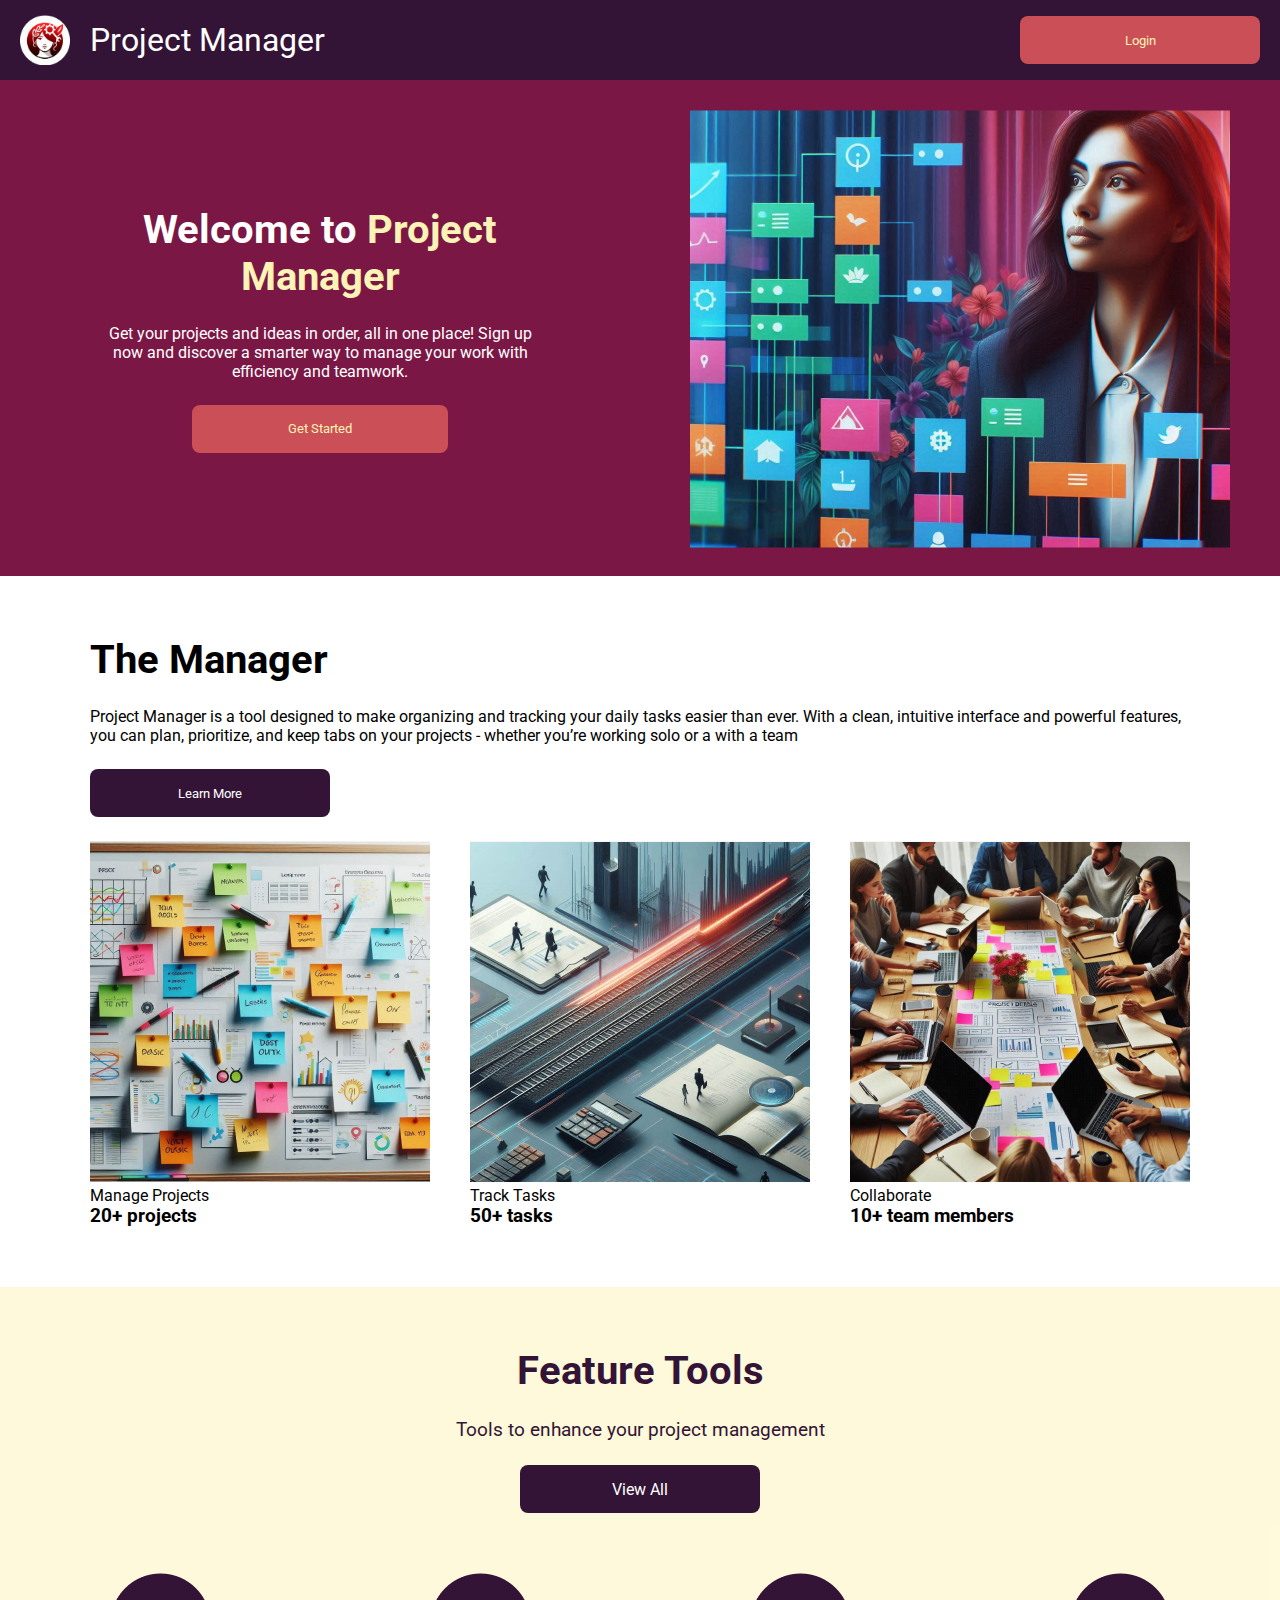
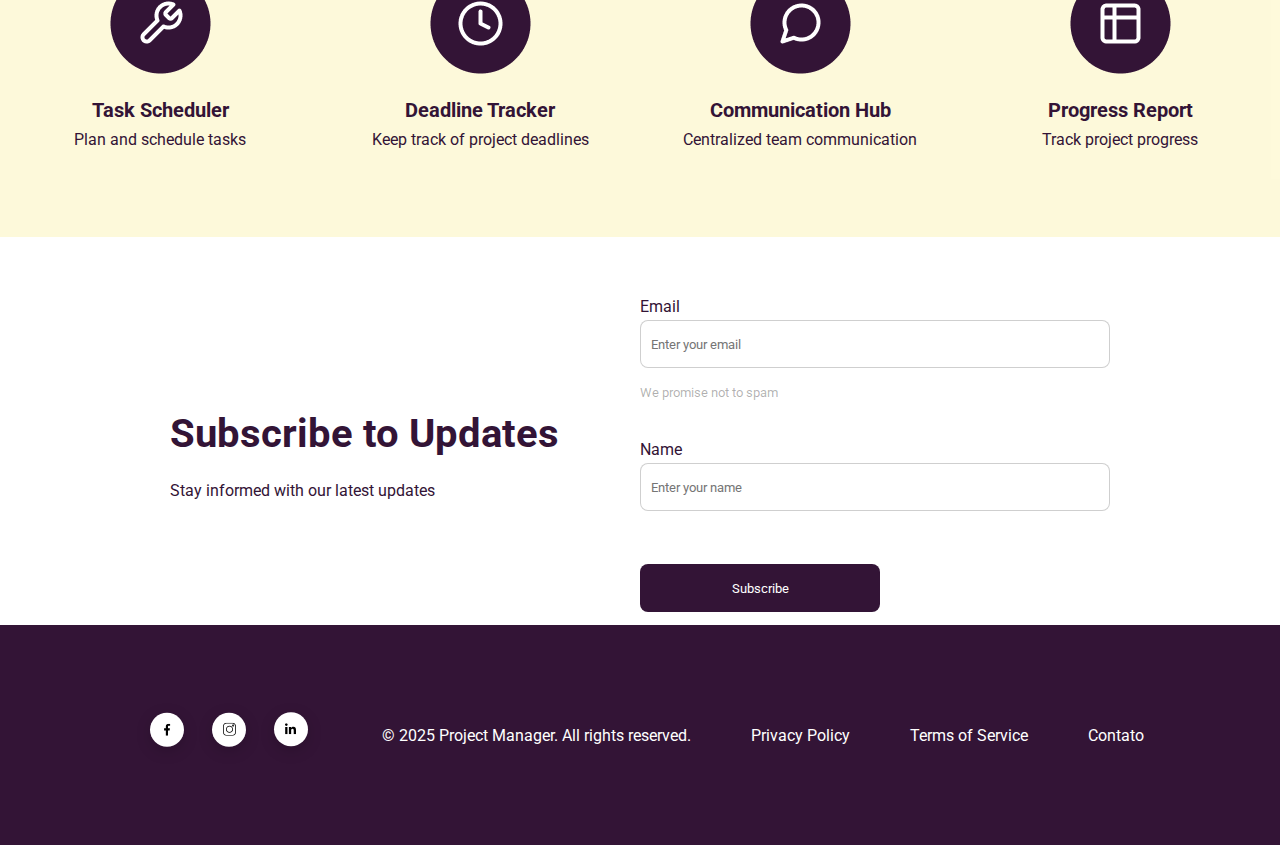
<file: index.html>
<!DOCTYPE html>
<html lang="pt-BR">
  <head>
    <meta charset="UTF-8" />
    <meta name="viewport" content="width=device-width, initial-scale=1.0" />
    <link
      rel="shortcut icon"
      href="./assets/images/ti-rex.png"
      type="image/x-icon"
    />
    <link rel="stylesheet" href="css/global/reset.css" />
    <link rel="stylesheet" href="css/index.css" />
    <link rel="stylesheet" href="css/header.css" />
    <link rel="stylesheet" href="css/footer.css" />

    <link rel="preconnect" href="https://fonts.googleapis.com" />
    <link rel="preconnect" href="https://fonts.gstatic.com" crossorigin />
    <link
      href="https://fonts.googleapis.com/css2?family=Roboto:ital,wght@0,100;0,300;0,400;0,500;0,700;0,900;1,100;1,300;1,400;1,500;1,700;1,900&display=swap"
      rel="stylesheet"
    />
    <title>Project Manager</title>
  </head>
  <body>
    <header>
      <div class="container-logo">
        <a href="index.html" class="logo-link">
          <img src="assets/images/logo.png" alt="logo da página" />
          <h1>Project Manager</h1>
        </a>
      </div>
      <div class="div-login">
        <button class="btn-login" onclick="window.location.href='login.html'">
          Login
        </button>
      </div>
    </header>
    <main>
      <section class="main">
        <div class="main-content">
          <h2>
            Welcome to <span class="main-highlight">Project Manager</span>
          </h2>
          <p>
            Get your projects and ideas in order, all in one place! Sign up now
            and discover a smarter way to manage your work with efficiency and
            teamwork.
          </p>
          <button class="cta-btn" onclick="window.location.href='login.html'">
            Get Started
          </button>
        </div>
        <div class="main-image">
          <img
            src="assets/images/image-banner.png"
            alt="Imagem de uma mulher com aplicativos de gerenciamento de projetos"
          />
        </div>
      </section>

      <section class="section-manager">
        <h2>The Manager</h2>
        <p>
          Project Manager is a tool designed to make organizing and tracking
          your daily tasks easier than ever. With a clean, intuitive interface
          and powerful features, you can plan, prioritize, and keep tabs on your
          projects - whether you’re working solo or a with a team
        </p>
        <button class="learn-more-btn">Learn More</button>
        <div class="project-features">
          <article>
            <img
              src="assets/images/image-container1.png"
              alt="Imagem de um quadro branco com post-its"
            />
            <p>Manage Projects</p>
            <h3>20+ projects</h3>
          </article>
          <article>
            <img
              src="assets/images/image-container2.png"
              alt="Imagem ilustrativa representando a trilha de tarefas"
            />
            <p>Track Tasks</p>
            <h3>50+ tasks</h3>
          </article>
          <article>
            <img
              src="assets/images/image-container3.png"
              alt="Imagem de várias pessoas sentadas ao redor da mesa trabalhando juntas"
            />
            <p>Collaborate</p>
            <h3>10+ team members</h3>
          </article>
        </div>
      </section>

      <section class="featured-tools">
        <h1>Feature Tools</h1>
        <p>Tools to enhance your project management</p>
        <button class="view-all-btn">View All</button>
        <div class="tools">
          <div class="tool">
            <img
              src="./assets/images/task_scheduler_icon.png"
              alt="Ícone de um Agendador de Tarefas"
            />
            <h2>Task Scheduler</h2>
            <p>Plan and schedule tasks</p>
          </div>
          <div class="tool">
            <img
              src="./assets/images/deadline_tracker_icon.png"
              alt="Ícone de Rastreador de Prazos"
            />
            <h2>Deadline Tracker</h2>
            <p>Keep track of project deadlines</p>
          </div>
          <div class="tool">
            <img
              src="./assets/images/communication_hub_icon.png"
              alt="Ícone de um Centro de Comunicações"
            />
            <h2>Communication Hub</h2>
            <p>Centralized team communication</p>
          </div>
          <div class="tool">
            <img
              src="./assets/images/progress_report_icon.png"
              alt="Ícone de um Relatório de Progresso"
            />
            <h2>Progress Report</h2>
            <p>Track project progress</p>
          </div>
        </div>
      </section>

      <section class="subscribe">
        <div class="subscribe-title">
          <h2>Subscribe to Updates</h2>
          <p>Stay informed with our latest updates</p>
        </div>
        <form id="subscribeForm">
          <div class="subscribe-input">
            <label for="email">Email</label>
            <input
              type="email"
              id="email"
              placeholder="Enter your email"
              required
              autocomplete="off"
              onkeyup="clearErrorMessage()"
            />
            <span class="error-message" id="emailError"></span>
            <small>We promise not to spam</small>
          </div>
          <div class="subscribe-input">
            <label for="name">Name</label>
            <input
              type="text"
              id="name"
              placeholder="Enter your name"
              required
              autocomplete="off"
              onkeyup="clearErrorMessage()"
            />
            <span class="error-message" id="nameError"></span>
          </div>
          <button type="submit">Subscribe</button>
        </form>
      </section>

      <footer>
        <div class="footer-icons">
          <a href="https://facebook.com/" target="_blank">
            <img src="assets/svg/facebook.svg" alt="icone facebook" />
          </a>
          <a href="https://www.instagram.com/emersaann//" target="_blank">
            <img src="assets/svg/instagran.svg" alt="ícone instagran" />
          </a>
          <a
            href="https://www.linkedin.com/in/emerson-penelli/"
            target="_blank"
          >
            <img src="assets/svg/linkedin.svg" alt="ícone linkedin" />
          </a>
        </div>
        <a href="#">© 2025 Project Manager. All rights reserved.</a>
        <a href="#">Privacy Policy</a>
        <a href="#">Terms of Service</a>
        <a href="contato.html">Contato</a>
      </footer>
    </main>
    <script src="./scripts/index.js"></script>
  </body>
</html>
</file>
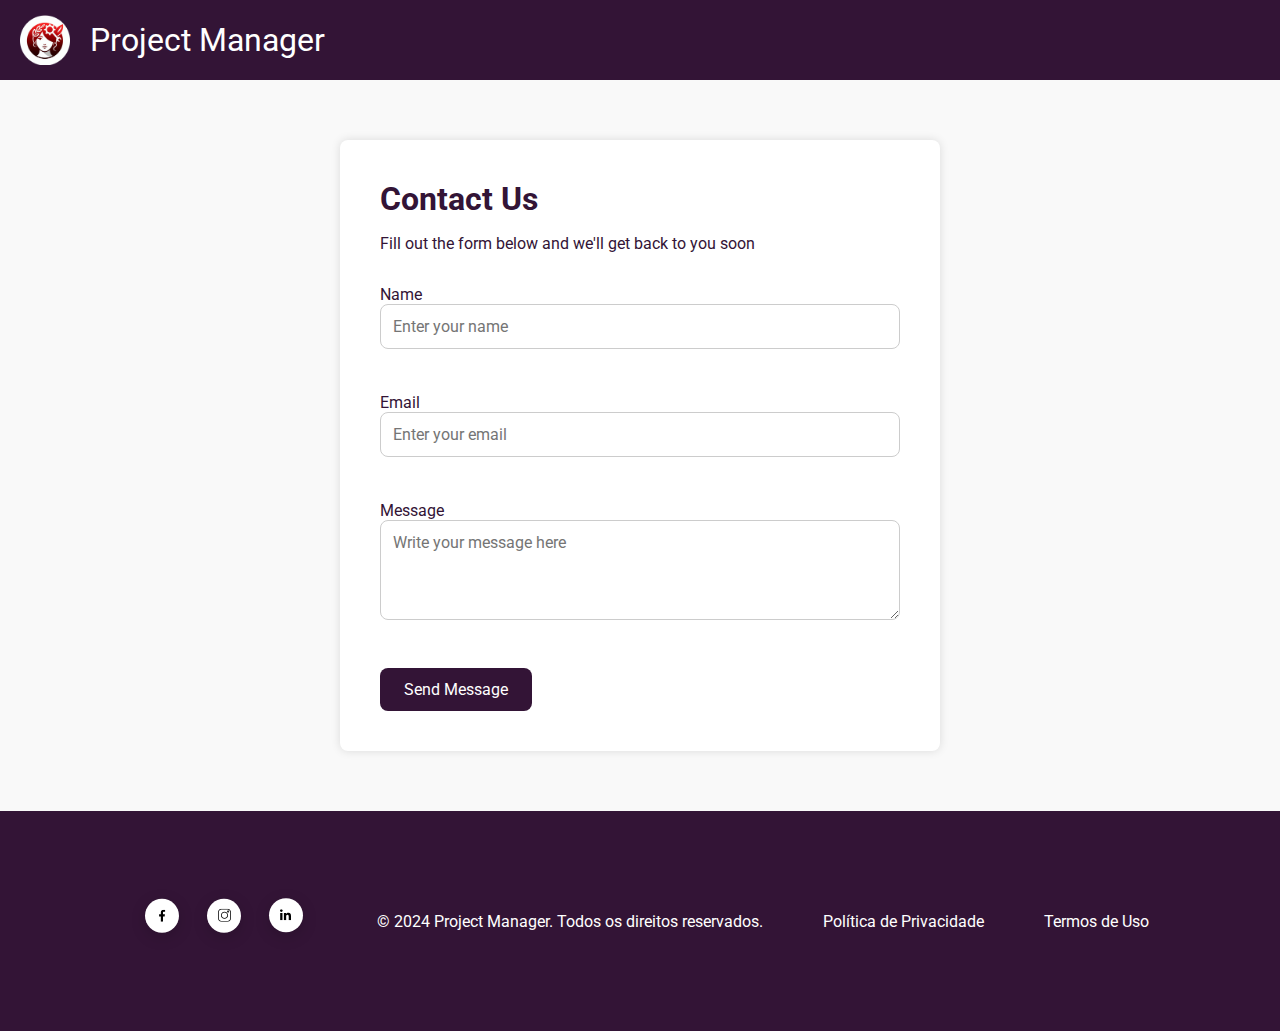
<file: contact.html>
<!DOCTYPE html>
<html lang="pt-BR">
  <head>
    <meta charset="UTF-8" />
    <meta name="viewport" content="width=device-width, initial-scale=1.0" />
    <title>Contato | Project Manager</title>
    <meta
      name="description"
      content="Entre em contato com a equipe do Project Manager para dúvidas, sugestões ou suporte."
    />
    <link
      rel="shortcut icon"
      href="./assets/images/ti-rex.png"
      type="image/x-icon"
    />
    <link rel="stylesheet" href="css/global/reset.css" />
    <link rel="stylesheet" href="css/contact.css" />
    <link rel="stylesheet" href="css/header.css" />
    <link rel="stylesheet" href="css/footer.css" />
    <link rel="preconnect" href="https://fonts.googleapis.com" />
    <link rel="preconnect" href="https://fonts.gstatic.com" crossorigin />
    <link
      href="https://fonts.googleapis.com/css2?family=Roboto:wght@400;700&display=swap"
      rel="stylesheet"
    />
  </head>
  <body>
    <header>
      <div class="container-logo">
        <a href="index.html" class="logo-link">
          <img src="assets/images/logo.png" alt="logo da página" />
          <h1>Project Manager</h1>
        </a>
      </div>
    </header>

    <main class="contact-container">
      <section class="contact-form-section">
        <h2>Contact Us</h2>
        <p>Fill out the form below and we'll get back to you soon</p>
        <form id="contactForm">
          <div class="form-group">
            <label for="name">Name</label>
            <input
              type="text"
              id="name"
              required
              placeholder="Enter your name"
            />
            <span class="error-message" id="nomeError"></span>
          </div>
          <div class="form-group">
            <label for="email">Email</label>
            <input
              type="email"
              id="email"
              required
              placeholder="Enter your email"
            />
            <span class="error-message" id="emailError"></span>
          </div>
          <div class="form-group">
            <label for="mensagem">Message</label>
            <textarea
              id="message"
              required
              placeholder="Write your message here"
            ></textarea>
            <span class="error-message" id="mensagemError"></span>
          </div>
          <button type="submit">Send Message</button>
        </form>
      </section>
    </main>

    <footer>
      <div class="footer-icons">
        <a href="https://facebook.com/" target="_blank"
          ><img src="assets/svg/facebook.svg" alt="icone facebook"
        /></a>
        <a href="https://www.instagram.com/emersaann/" target="_blank"
          ><img src="assets/svg/instagran.svg" alt="ícone instagran"
        /></a>
        <a href="https://www.linkedin.com/in/emerson-penelli/" target="_blank"
          ><img src="assets/svg/linkedin.svg" alt="ícone linkedin"
        /></a>
      </div>
      <a href="#">© 2024 Project Manager. Todos os direitos reservados.</a>
      <a href="#">Política de Privacidade</a>
      <a href="#">Termos de Uso</a>
    </footer>

    <script src="./scripts/contact.js"></script>
  </body>
</html>
</file>
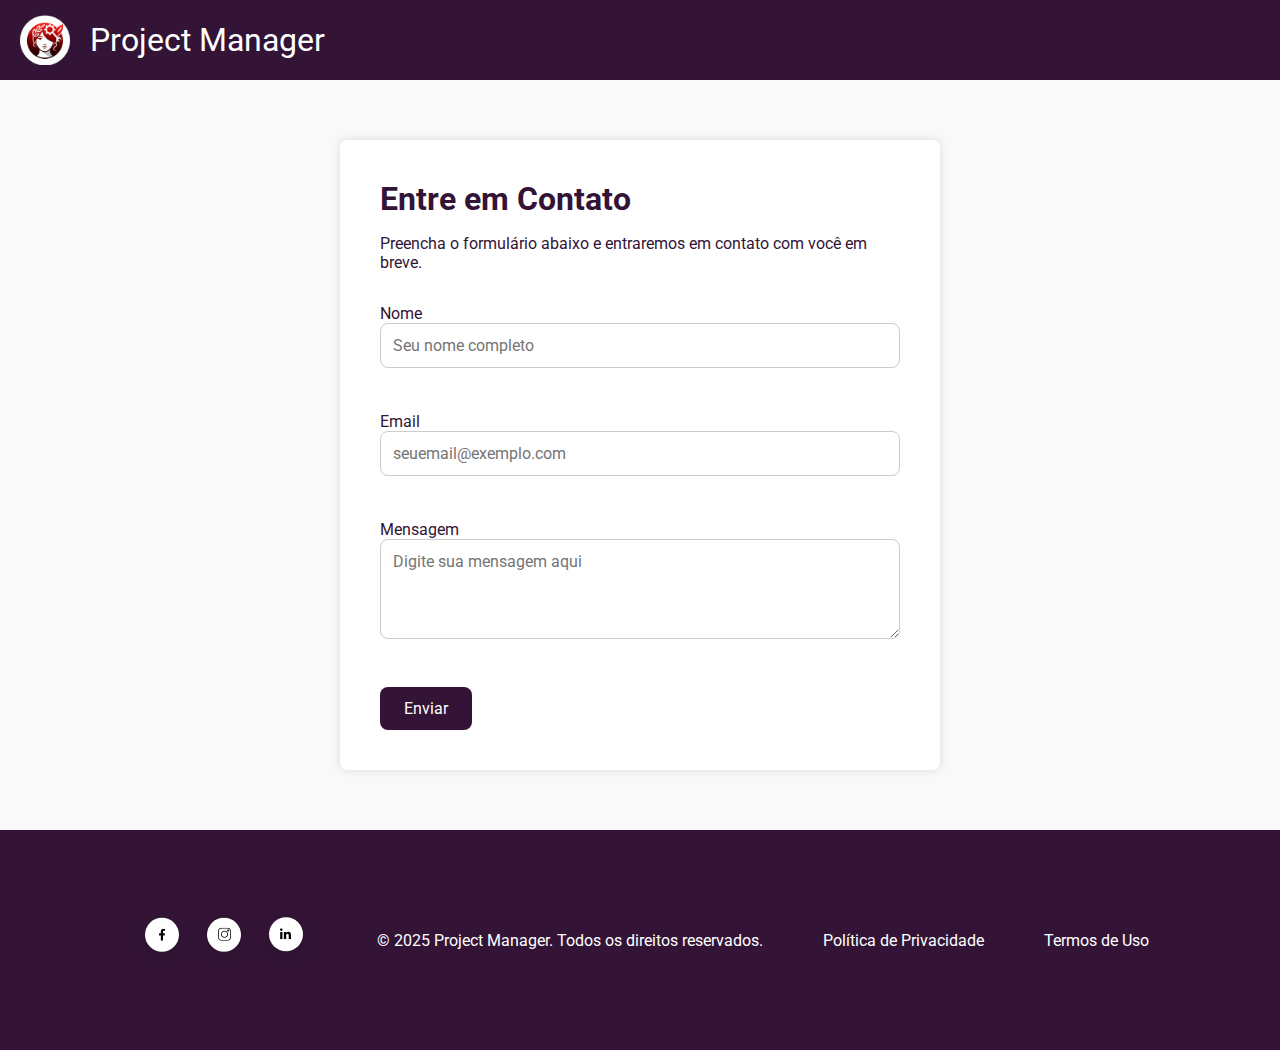
<file: contato.html>
<!DOCTYPE html>
<html lang="pt-BR">
  <head>
    <meta charset="UTF-8" />
    <meta name="viewport" content="width=device-width, initial-scale=1.0" />
    <title>Contato | Project Manager</title>
    <meta
      name="description"
      content="Entre em contato com a equipe do Project Manager para dúvidas, sugestões ou suporte."
    />
    <link
      rel="shortcut icon"
      href="./assets/images/ti-rex.png"
      type="image/x-icon"
    />
    <link rel="stylesheet" href="css/global/reset.css" />
    <link rel="stylesheet" href="css/contact.css" />
    <link rel="stylesheet" href="css/header.css" />
    <link rel="stylesheet" href="css/footer.css" />
    <link rel="preconnect" href="https://fonts.googleapis.com" />
    <link rel="preconnect" href="https://fonts.gstatic.com" crossorigin />
    <link
      href="https://fonts.googleapis.com/css2?family=Roboto:wght@400;700&display=swap"
      rel="stylesheet"
    />
  </head>
  <body>
    <header>
      <div class="container-logo">
        <a href="index.html" class="logo-link">
          <img src="assets/images/logo.png" alt="logo da página" />
          <h1>Project Manager</h1>
        </a>
      </div>
    </header>

    <main class="contact-container">
      <section class="contact-form-section">
        <h2>Entre em Contato</h2>
        <p>
          Preencha o formulário abaixo e entraremos em contato com você em
          breve.
        </p>
        <form id="contactForm">
          <div class="form-group">
            <label for="nome">Nome</label>
            <input
              type="text"
              id="nome"
              required
              placeholder="Seu nome completo"
            />
            <span class="error-message" id="nomeError"></span>
          </div>
          <div class="form-group">
            <label for="email">Email</label>
            <input
              type="email"
              id="email"
              required
              placeholder="seuemail@exemplo.com"
            />
            <span class="error-message" id="emailError"></span>
          </div>
          <div class="form-group">
            <label for="mensagem">Mensagem</label>
            <textarea
              id="mensagem"
              required
              placeholder="Digite sua mensagem aqui"
            ></textarea>
            <span class="error-message" id="mensagemError"></span>
          </div>
          <button type="submit">Enviar</button>
        </form>
      </section>
    </main>

    <footer>
      <div class="footer-icons">
        <a href="https://facebook.com/" target="_blank"
          ><img src="assets/svg/facebook.svg" alt="icone facebook"
        /></a>
        <a href="https://www.instagram.com/emersaann/" target="_blank"
          ><img src="assets/svg/instagran.svg" alt="ícone instagran"
        /></a>
        <a href="https://www.linkedin.com/in/emerson-penelli/" target="_blank"
          ><img src="assets/svg/linkedin.svg" alt="ícone linkedin"
        /></a>
      </div>
      <a href="#">© 2025 Project Manager. Todos os direitos reservados.</a>
      <a href="#">Política de Privacidade</a>
      <a href="#">Termos de Uso</a>
    </footer>

    <script src="./scripts/contact.js"></script>
  </body>
</html>
</file>
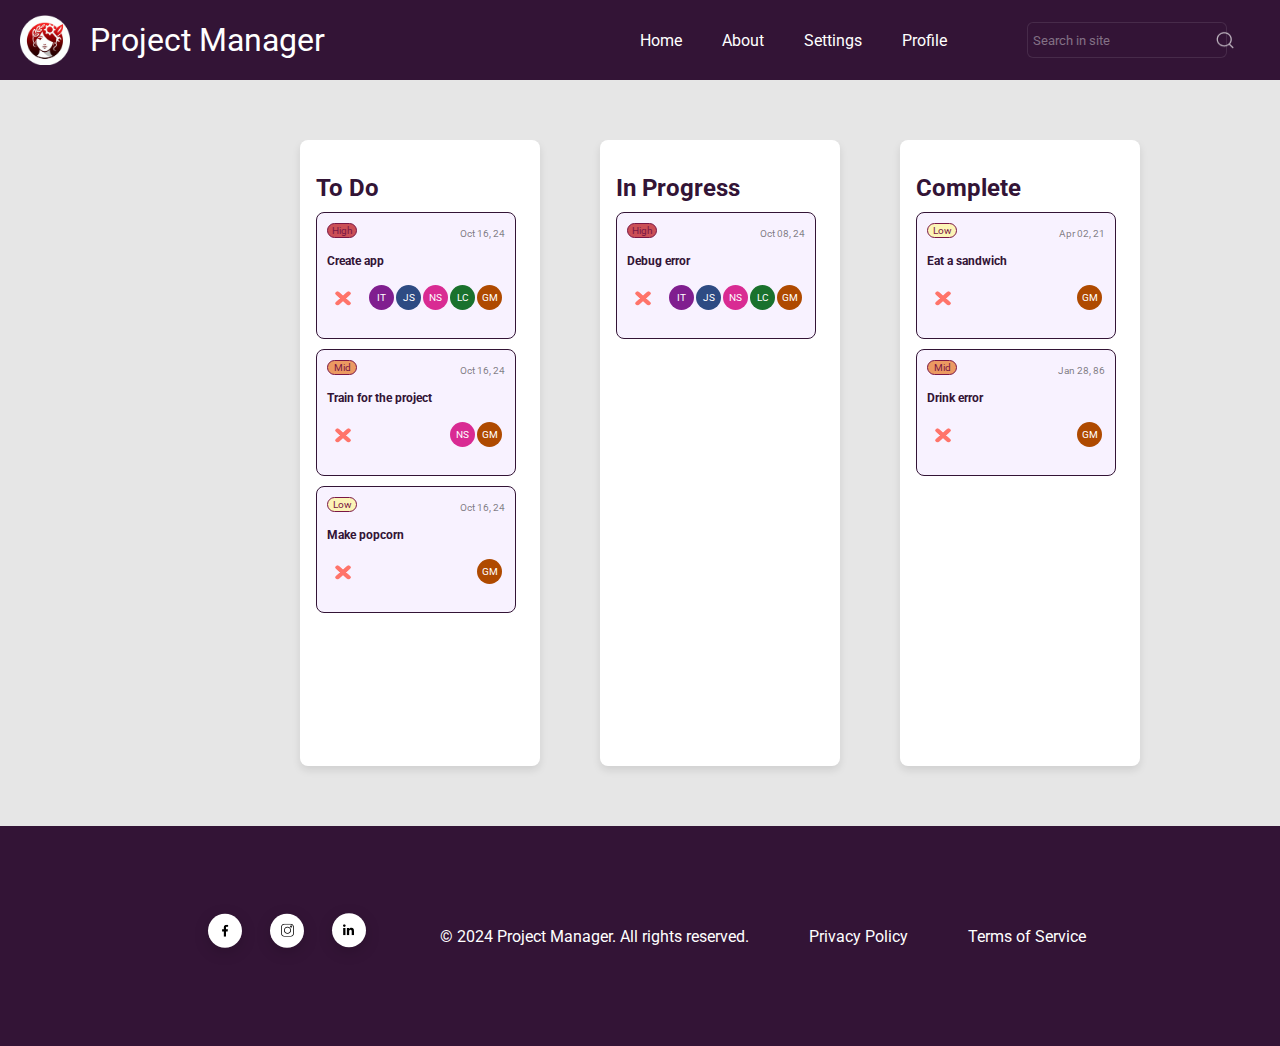
<file: kanban.html>
<!DOCTYPE html>
<html lang="en">
  <head>
    <meta charset="UTF-8" />
    <meta name="viewport" content="width=device-width, initial-scale=1.0" />
    <link
      rel="shortcut icon"
      href="./assets/images/ti-rex.png"
      type="image/x-icon"
    />
    <link rel="stylesheet" href="css/global/reset.css" />
    <link rel="stylesheet" href="css/kanban.css" />
    <link rel="stylesheet" href="css/header.css" />
    <link rel="stylesheet" href="css/footer.css" />

    <link rel="preconnect" href="https://fonts.googleapis.com" />
    <link rel="preconnect" href="https://fonts.gstatic.com" crossorigin />
    <link
      href="https://fonts.googleapis.com/css2?family=Roboto:ital,wght@0,100;0,300;0,400;0,500;0,700;0,900;1,100;1,300;1,400;1,500;1,700;1,900&display=swap"
      rel="stylesheet"
    />
    <title>Project Manager</title>
  </head>
  <body>
    <header class="header-kanban">
      <div class="container-logo">
        <img src="assets/images/logo.png" alt="logo da página" />
        <h1>Project Manager</h1>
      </div>
      <nav>
        <ul class="navigation">
          <li><a href="/">Home</a></li>
          <li><a href="#about">About</a></li>
          <li><a href="#settings">Settings</a></li>
          <li><a href="#profile">Profile</a></li>
        </ul>
        <form class="search-form">
          <input type="text" placeholder="Search in site" aria-label="Search" />
          <button type="submit">
            <img
              src="assets/images/search_icon.png"
              alt="Imagem de um ícone de busca"
            />
          </button>
        </form>
      </nav>
    </header>

    <section class="task-board">
      <div class="column column-1">
        <h2>To Do</h2>
        <div class="task-card">
          <div class="card-priority">
            <span class="task-priority">High</span>
            <p>Oct 16, 24</p>
          </div>
          <h3>Create app</h3>
          <div class="team-card">
            <img src="./assets/images/x_icon.png" alt="Ícone de um X" />
            <div class="team-member-card">
              <span class="team-member team-member-1">IT</span>
              <span class="team-member team-member-2">JS</span>
              <span class="team-member team-member-3">NS</span>
              <span class="team-member team-member-4">LC</span>
              <span class="team-member">GM</span>
            </div>
          </div>
        </div>
        <div class="task-card">
          <div class="card-priority">
            <span class="task-priority task-priority-mid">Mid</span>
            <p>Oct 16, 24</p>
          </div>
          <h3>Train for the project</h3>
          <div class="team-card">
            <img src="./assets/images/x_icon.png" alt="Ícone de um X" />
            <div class="team-member-card">
              <span class="team-member team-member-3">NS</span>
              <span class="team-member">GM</span>
            </div>
          </div>
        </div>
        <div class="task-card">
          <div class="card-priority">
            <span class="task-priority task-priority-low">Low</span>
            <p>Oct 16, 24</p>
          </div>
          <h3>Make popcorn</h3>
          <div class="team-card">
            <img src="./assets/images/x_icon.png" alt="Ícone de um X" />
            <div class="team-member-card">
              <span class="team-member">GM</span>
            </div>
          </div>
        </div>
      </div>
      <div class="column column-2">
        <h2>In Progress</h2>
        <div class="task-card">
          <div class="card-priority">
            <span class="task-priority">High</span>
            <p>Oct 08, 24</p>
          </div>
          <h3>Debug error</h3>
          <div class="team-card">
            <img src="./assets/images/x_icon.png" alt="Ícone de um X" />
            <div class="team-member-card">
              <span class="team-member team-member-1">IT</span>
              <span class="team-member team-member-2">JS</span>
              <span class="team-member team-member-3">NS</span>
              <span class="team-member team-member-4">LC</span>
              <span class="team-member">GM</span>
            </div>
          </div>
        </div>
      </div>
      <div class="column column-3">
        <h2>Complete</h2>
        <div class="task-card">
          <div class="card-priority">
            <span class="task-priority task-priority-low">Low</span>
            <p>Apr 02, 21</p>
          </div>
          <h3>Eat a sandwich</h3>
          <div class="team-card">
            <img src="./assets/images/x_icon.png" alt="Ícone de um X" />
            <div class="team-member-card">
              <span class="team-member">GM</span>
            </div>
          </div>
        </div>
        <div class="task-card">
          <div class="card-priority">
            <span class="task-priority task-priority-mid">Mid</span>
            <p>Jan 28, 86</p>
          </div>
          <h3>Drink error</h3>
          <div class="team-card">
            <img src="./assets/images/x_icon.png" alt="Ícone de um X" />
            <div class="team-member-card">
              <span class="team-member">GM</span>
            </div>
          </div>
        </div>
      </div>
    </section>
    <footer>
      <div class="footer-icons">
        <a href="https://facebook.com/" target="_blank">
          <img src="assets/svg/facebook.svg" alt="icone facebook" />
        </a>
        <a href="https://www.instagram.com/emersaann//" target="_blank">
          <img src="assets/svg/instagran.svg" alt="ícone instagran" />
        </a>
        <a href="https://www.linkedin.com/in/emerson-penelli/" target="_blank">
          <img src="assets/svg/linkedin.svg" alt="ícone linkedin" />
        </a>
      </div>
      <a href="#">© 2024 Project Manager. All rights reserved.</a>
      <a href="#">Privacy Policy</a>
      <a href="#">Terms of Service</a>
    </footer>
  </body>
</html>
</file>
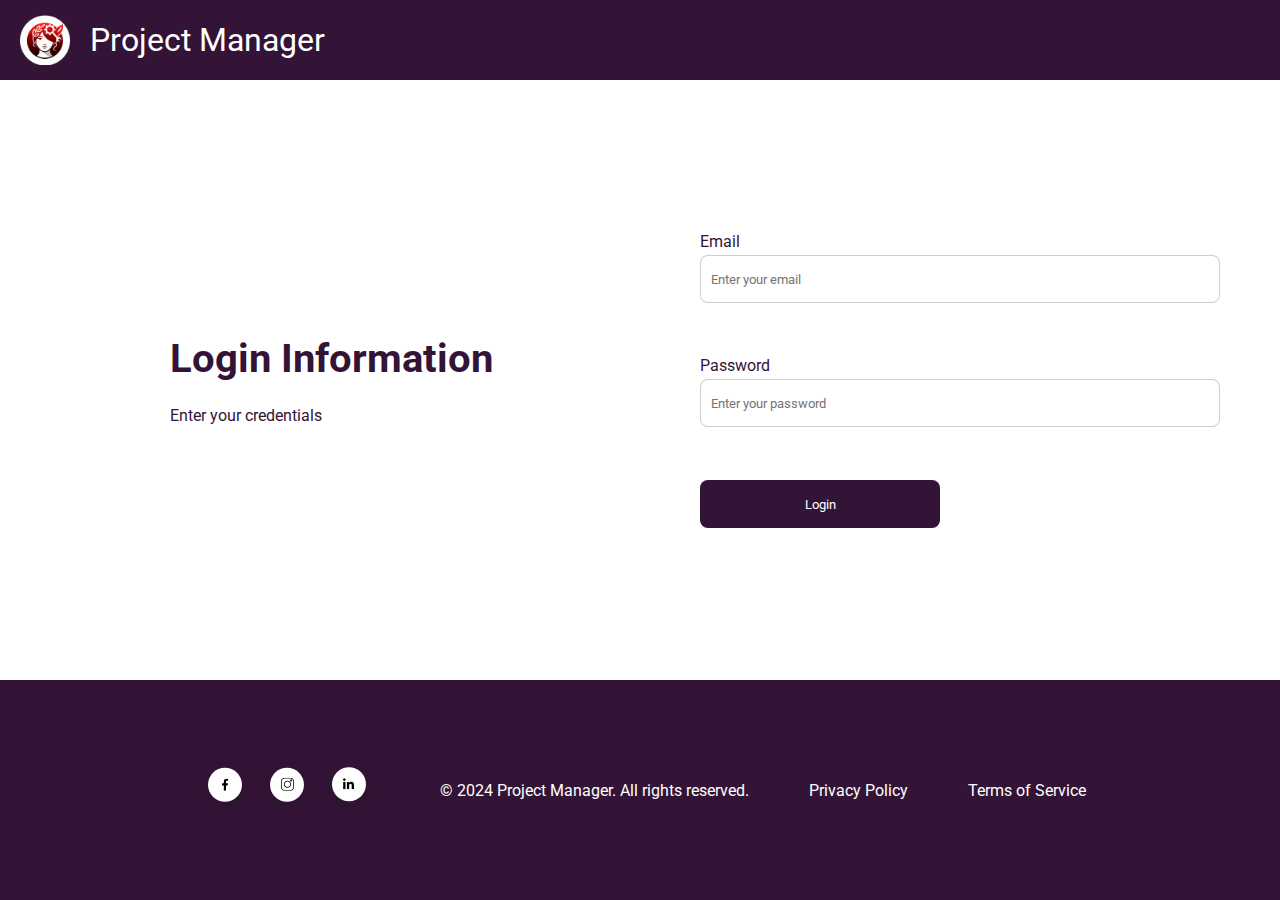
<file: login.html>
<!DOCTYPE html>
<html lang="en">
  <head>
    <meta charset="UTF-8" />
    <meta name="viewport" content="width=device-width, initial-scale=1.0" />
    <link
      rel="shortcut icon"
      href="./assets/images/ti-rex.png"
      type="image/x-icon"
    />
    <link rel="stylesheet" href="css/global/reset.css" />
    <link rel="stylesheet" href="css/login.css" />
    <link rel="stylesheet" href="css/header.css" />
    <link rel="stylesheet" href="css/footer.css" />

    <link rel="preconnect" href="https://fonts.googleapis.com" />
    <link rel="preconnect" href="https://fonts.gstatic.com" crossorigin />
    <link
      href="https://fonts.googleapis.com/css2?family=Roboto:ital,wght@0,100;0,300;0,400;0,500;0,700;0,900;1,100;1,300;1,400;1,500;1,700;1,900&display=swap"
      rel="stylesheet"
    />
    <title>Project Manager</title>
  </head>
  <body>
    <header>
      <div class="container-logo">
        <a href="index.html" class="logo-link">
          <img src="assets/images/logo.png" alt="logo da página" />
          <h1>Project Manager</h1>
        </a>
      </div>
    </header>
    <main>
      <section class="login">
        <div class="login-title">
          <h2>Login Information</h2>
          <p>Enter your credentials</p>
        </div>
        <form id="loginForm">
          <div class="login-input">
            <label for="email">Email</label>
            <input
              type="email"
              id="email"
              placeholder="Enter your email"
              required
            />
            <small class="error-message" id="emailError"></small>
          </div>
          <div class="login-input">
            <label for="password">Password</label>
            <input
              type="password"
              id="password"
              placeholder="Enter your password"
              required
            />
            <small class="error-message" id="passwordError"></small>
          </div>
          <button type="submit">Login</button>
        </form>
      </section>

      <footer>
        <div class="footer-icons">
          <a href="https://facebook.com/" target="_blank">
            <img src="assets/svg/facebook.svg" alt="icone facebook" />
          </a>
          <a href="https://www.instagram.com/emersaann//" target="_blank">
            <img src="assets/svg/instagran.svg" alt="ícone instagran" />
          </a>
          <a
            href="https://www.linkedin.com/in/emerson-penelli/"
            target="_blank"
          >
            <img src="assets/svg/linkedin.svg" alt="ícone linkedin" />
          </a>
        </div>
        <a href="#">© 2024 Project Manager. All rights reserved.</a>
        <a href="#">Privacy Policy</a>
        <a href="#">Terms of Service</a>
      </footer>
    </main>
    <script src="./scripts/login.js"></script>
  </body>
</html>
</file>
<file: css/index.css>
@import url(global/variables.css);

/* Header Section */

.main {
  background-color: var(--color-tertiary);
  height: 496px;
  display: grid;
  grid-template-columns: 1fr 1fr;
  justify-content: center;
  align-items: center;
}

.main-content {
  display: flex;
  flex-direction: column;
  padding: 10%;
  gap: 24px;
  text-align: center;
  color: var(--color-light);
}

.main-content h2 {
  font-size: 2.5rem;
}

.main-highlight {
  color: var(--color-info);
}

.main-content p {
  padding: 0 8%;
}

.main-content button {
  background-color: var(--color-secondary);
  color: var(--color-info);
  width: 50%;
  height: 48px;
  margin: auto;
  border: none;
  border-radius: 8px;
  cursor: pointer;
}

.main-content button:hover {
  filter: brightness(1.1);
}

.main-image {
  display: flex;
  justify-content: center;
  align-items: center;
  padding: 30px;
}

/* Manager Section*/

.section-manager {
  display: flex;
  flex-direction: column;
  gap: 24px;
  padding: 60px 7%;
  text-align: start;
}

.section-manager h2 {
  font-size: 2.5rem;
  font-weight: bold;
}

.section-manager button {
  width: 100%;
  max-width: 240px;
  height: 48px;
  background-color: var(--color-primary);
  color: var(--color-light);
  border: none;
  border-radius: 8px;
  cursor: pointer;
}

.section-manager button:hover,
.learn-more-btn:hover,
.subscribe button:hover {
  filter: brightness(1.1);
  background-color: #331446;
}

.section-manager .project-features {

  display: flex;
  justify-content: space-between;
  flex-wrap: wrap;

}

.section-manager image {
  width: 340px;
}

/* Feature Tools Section */

.featured-tools {
  background-color: color-mix(in srgb, var(--color-info) 50%, transparent 50%);
  text-align: center;
  padding-top: 60px;

}

.featured-tools h1 {
  font-size: 40px;
  margin-bottom: 24px;
  color: var(--color-primary);
}

.featured-tools p {
  font-size: 1.2em;
  margin-bottom: 24px;
  color: var(--color-primary);
}

.view-all-btn {
  background-color: var(--color-primary);
  color: #fff;
  width: 240px;
  height: 48px;
  border-radius: 8px;
  border: none;
  font-size: 1em;
  cursor: pointer;
  margin-bottom: 60px;
}

.view-all-btn:hover {
  filter: brightness(1.1);
  background-color: #331446;

  /* background-color: var(--color-primary); */
}

.tools {
  display: flex;
  justify-content: space-around;
  flex-wrap: wrap;
  /* margin-top: 60px; */

  padding-bottom: 60px;
}

.tool {
  width: 245px;
  height: 204px;
  text-align: center;
}

.tool .icon {
  font-size: 2em;
  margin-bottom: 10px;
}

.tool h2 {
  font-size: 20px;
  margin: 20px 0 8px 0;
  color: var(--color-primary);
}

.tool p {
  font-size: 1em;
  color: var(--color-primary);
}

/* Subscribe */

.subscribe {
  display: grid;
  grid-template-columns: 1fr 1fr;
  width: 100%;
  height: 388px;
}

.subscribe-title {
  display: flex;
  flex-direction: column;
  justify-content: center;
  padding: 146px 60px 146px 170px;
  gap: 24px;
  color: var(--color-primary);
}

.subscribe-title h2 {
  font-size: 2.5rem;
  font-weight: bold;
}

.subscribe form {
  display: flex;
  color: var(--color-primary);
  flex-direction: column;
  gap: 40px;
  padding: 60px 170px 60px 0;

}

.subscribe-input {
  display: flex;
  flex-direction: column;
  gap: 4px;
}

.subscribe-input small {
  color: #00000050;
}

.subscribe-input input {
  width: 100%;
  height: 48px;
  border: 1px solid #00000030;
  border-radius: 8px;
  padding: 0 10px;
}


.subscribe button {
  background-color: var(--color-primary);
  color: var(--color-light);
  border: none;
  border-radius: 8px;
  width: 240px;
  height: 48px;
  cursor: pointer;
}

/* Error Message */

.error-message {
  color: red;
  font-size: 0.875em;
  margin-top: 4px;
  display: block;
  height: 5px;
}

/* Responsividade */

@media screen and (max-width: 768px) {
  .main {
    display: flex;
    flex-direction: column;
    height: fit-content;
  }

  .main-content {
    padding-bottom: 0px;
  }

  .main-image img {
    width: 100%;
  }

  .section-manager {
    padding: 20px 7%;
    align-items: center;
  }

  .section-manager>p {
    padding-left: 7%;
  }

  .features-tools {
    grid-template-columns: 1fr !important;
    gap: 20px;
    height: fit-content;
    align-items: center;
  }

  article {
    width: 70%;
    margin: 20px auto;
  }

  article img {
    width: 100%;
  }

  .featured-tools {
    padding-top: 10px;
    height: fit-content;
  }

  .tools {
    flex-wrap: wrap;
    padding: 20px 30px;
  }

  .subscribe {
    height: fit-content;
    display: flex;
    flex-direction: column;
    align-items: center;
    margin-bottom: 20px;
    padding-top: 10px;
  }

  .subscribe h2 {
    font-size: 2rem;
  }

  .subscribe form {
    margin: auto;
    padding: 0;
  }

  .subscribe-title {
    padding: 0;
    align-items: center;
    gap: 10px;
  }

  .subscribe-title>p {
    margin-bottom: 20px;
  }
}
</file>
<file: css/header.css>
header {
  display: grid;
  grid-template-columns: 1fr 1fr;
  flex-wrap: wrap;
  background-color: var(--color-primary);
  color: var(--color-light);
  height: 80px;
  max-width: 100%;
  padding-right: 20px;
}

header img {
  height: 50px;
  width: 50px;
}

.container-logo .logo-link {
  display: flex;
  align-items: center;
  justify-content: start;

  padding: 15px 20px;

  /* padding-left: 20px; */
  gap: 20px;
  text-decoration: none;
  color: var(--color-light);
}

.container-logo h1 {
  font-weight: 400;
}


.div-login {
  height: 100%;
  display: flex;
  align-items: center;
  justify-content: end;
}

.btn-login {
  padding: 0 16px;
  width: 240px;
  height: 48px;
  background-color: var(--color-secondary);
  color: var(--color-info);
  border: none;
  border-radius: 8px;
  cursor: pointer;
}

.btn-login:hover {
  filter: brightness(1.1);
}





@media screen and (max-width: 768px) {
  header {
    zoom: 0.7;
    padding: 0 10px;
  }

  .header-kanban {
    width: 100%;
    zoom: 0.8;
  }

  header h1 {
    font-size: 1.5rem;
  }

  .container-logo {
    gap: 10px;
  }

  .container-logo h1 {
    width: 200px;
  }

  header img {
    height: 40px;
    width: 40px;
  }

  .btn-login {
    width: 150px;
    height: 40px;
  }
}

@media screen and (max-width: 425px) {
  .btn-login {
    width: 100px;
    height: 30px;
  }

  .header-kanban {
    zoom: 0.5 !important;
  }

}

@media screen and (max-width: 375px) {

  .header-kanban {
    zoom: 0.4 !important;
  }

}

@media screen and (max-width: 320px) {

  .header-kanban {
    zoom: 0.3 !important;
  }

}
</file>
<file: css/footer.css>
footer {
  background-color: var(--color-primary);
  color: var(--color-light);
  height: 220px;
  max-width: 100%;
  position: relative;
  display: flex;
  justify-content: center;
  align-items: center;
  gap: 60px;
}

.footer-icons {
  display: flex;
}

footer a {
  text-decoration: none;
  color: var(--color-light);
}

@media screen and (max-width: 768px) {
  footer {
    flex-direction: column;
    gap: 20px;
    height: 300px;
  }

}
</file>
<file: css/contact.css>
@import url(global/variables.css);

.contact-container {
  display: flex;
  justify-content: center;
  align-items: center;
  padding: 60px 20px;
  background-color: #f9f9f9;
}

.contact-form-section {
  max-width: 600px;
  width: 100%;
  background: #fff;
  padding: 40px;
  border-radius: 8px;
  box-shadow: 0 0 10px #00000020;
  color: var(--color-primary);
}

.contact-form-section h2 {
  font-size: 2rem;
  margin-bottom: 16px;
}

.contact-form-section p {
  margin-bottom: 32px;
}

.form-group {
  margin-bottom: 24px;
}

.form-group input,
.form-group textarea {
  width: 100%;
  padding: 12px;
  border: 1px solid #ccc;
  border-radius: 8px;
  font-family: 'Roboto', sans-serif;
  font-size: 1em;
}

textarea {
  resize: vertical;
  min-height: 100px;
}

button {
  background-color: var(--color-primary);
  color: white;
  border: none;
  padding: 12px 24px;
  border-radius: 8px;
  cursor: pointer;
  font-size: 1rem;
}

button:hover {
  filter: brightness(1.1);
  background-color: #331446;
}

.error-message {
  font-size: 0.875em;
  color: red;
  height: 16px;
  display: block;
  margin-top: 4px;

  .success-message {
    background-color: #4caf50;
    color: white;
    padding: 12px;
    text-align: center;
    border-radius: 8px;
    margin-bottom: 20px;
    animation: fadeIn 0.4s ease-in-out;
  }

  @keyframes fadeIn {
    from {
      opacity: 0;
      transform: translateY(-10px);
    }

    to {
      opacity: 1;
      transform: translateY(0);
    }
  }

  /* Efeito interativo ao focar nos campos */
  .form-group input:focus,
  .form-group textarea:focus {
    outline: none;
    border: 2px solid var(--color-primary);
    box-shadow: 0 0 6px #60208070;
    transition: all 0.3s ease-in-out;
  }




}

.toast-message {
  position: fixed;
  bottom: 20px;
  right: 20px;
  background-color: #28a745;
  color: white;
  padding: 16px 24px;
  border-radius: 8px;
  box-shadow: 0 4px 12px rgba(0, 0, 0, 0.2);
  font-size: 1rem;
  opacity: 0;
  transform: translateY(20px);
  transition: opacity 0.5s ease, transform 0.5s ease;
  z-index: 1000;
  pointer-events: none;
}

.toast-message.show {
  opacity: 1;
  transform: translateY(0);
}
</file>
<file: css/kanban.css>
@import url(global/variables.css);


html,
body {
  margin: 0;
  padding: 0;
  width: 100%;
  overflow-x: hidden;
  background-color: #e6e6e6;
}

/* Header */

header {
  background-color: var(--color-primary);
  color: var(--color-light);
  height: 80px;
  width: 100vw;
  display: flex;
  justify-content: space-between;
  padding: 0 20px;
}

header img {
  height: 50px;
  width: 50px;
}

.container-logo {
  display: flex;
  align-items: center;
  justify-content: start;
  gap: 20px;
  text-decoration: none;
  color: var(--color-light);

  /* padding: 15px 20px; */
}

.container-logo h1 {
  font-weight: 400;
}


/* Navigation */

nav {
  display: flex;
  align-items: center;
}

.navigation {
  list-style: none;
  display: flex;
  margin: 0;
  padding-right: 40px;
}

.navigation li {
  margin-right: 40px;
}

.navigation li a {
  text-decoration: none;
  color: #fff;
  font-weight: normal;
}

.navigation li a:hover {
  text-decoration: none;
}

/* Search Form */

.search-form {
  display: flex;
  align-items: center;

  width: 200px;
  height: 36px;


  border: 1px solid rgba(255, 255, 255, 0.10);
  border-radius: 6px;
  background-color: var(--color-primary);
}

.search-form input {
  border: none;
  outline: none;
  padding: 5px;
  background-color: var(--color-primary);
  color: #fff;
}

.search-form input::placeholder {
  color: rgba(255, 255, 255, 0.404);
}


.search-form button {
  background: none;
  border: none;
  cursor: pointer;
  color: var(--color-primary);
  font-size: 1rem;
  width: 20px;
  height: 20px;
}

.search-form button img {
  width: 20px;
  height: 20px;
  justify-content: center;
  align-items: center;
}


/* Task Manager */

.task-board {
  display: flex;
  justify-content: space-around;
  margin-top: 60px;
}

.column {
  background-color: #fff;
  border-radius: 8px;
  box-shadow: 0 4px 8px rgba(0, 0, 0, 0.1);
  padding: 50px 24px 10px 16px;
  width: 240px;
  height: 626px;
  margin-bottom: 60px;
}

.column h2 {
  margin: -16px 0 10px;
  justify-content: start;
  color: var(--color-primary);
}

.column-1 {
  margin: 0px 60px 0px 300px;
}

.column-3 {
  margin: 0px 300px 0px 60px;
}

.task-card {
  width: 200px;
  height: 127px;
  border-radius: 8px;
  padding: 10px;
  margin-bottom: 10px;
  background-color: var(--color-task-card);
  border: 1px solid var(--color-primary);
}

.task-card h3 {
  margin-top: 0;
  padding-bottom: 10px;
  color: var(--color-primary);
  font-size: 12px;
}

.task-card p {
  margin: 5px 0;
}

.team-card {
  width: 180px;
  height: 39px;
  font-size: 10px;
  display: flex;
  justify-content: space-between;
  align-items: center;
  padding: 0 5px;
}

.team-card img {
  width: 22px;
  height: 20px;
}

/* Priority-card */

.task-priority {
  display: flex;
  justify-content: center;
  align-items: center;
  width: 30px;
  height: 15px;
  border-radius: 8px;
  background-color: var(--color-secondary);
  font-size: 10px;
  border: 1px solid var(--color-task-priority);
  color: var(--color-task-priority);
}

.task-priority-mid {
  background-color: var(--color-task-priority-mid);
}

.task-priority-low {
  background-color: var(--color-task-priority-low);
}

.card-priority {
  display: flex;
  justify-content: space-between;
  font-size: 10px;
  padding-bottom: 10px;
}

.card-priority p {
  color: rgba(0, 0, 0, 0.5);
}

/* Team member */

.team-member {
  display: inline-flex;
  justify-content: center;
  align-items: center;
  width: 25px;
  height: 25px;
  background-color: var(--color-team-member-5);
  color: var(--color-light);
  border-radius: 50%;
  font-size: 10px;
  font-weight: normal;
}

.team-member-1 {
  background-color: var(--color-team-member-1);
}

.team-member-2 {
  background-color: var(--color-team-member-2);
}

.team-member-3 {
  background-color: var(--color-team-member-3);
}

.team-member-4 {
  background-color: var(--color-team-member-4);
}

@media screen and (max-width: 1440px) {
  .task-board {
    overflow-x: hidden;
  }
}


@media screen and (max-width: 1024px) {
  .column-1 {
    margin-left: 100px;
  }

}

@media screen and (max-width: 768px) {
  .task-board {
    flex-wrap: wrap;

  }

  .column {
    margin: 0 0 40px;
  }

  .column-1 {
    margin: 0px;
  }

  .column-3 {
    margin: 0;
  }

}


@media screen and (max-width: 425px) {
  .column-3 {
    margin-bottom: 20px;
  }
}
</file>
<file: css/login.css>
@import url(global/variables.css);

.login {
  display: grid;
  grid-template-columns: 1fr 1fr;
  width: 100%;
  align-items: center;
  height: calc(100vh - 300px);
}

.login-title {
  display: flex;
  flex-direction: column;
  justify-content: center;
  padding: 146px 60px 146px 170px;
  gap: 24px;
  color: var(--color-primary);
}

.login-title h2 {
  font-size: 2.5rem;
  font-weight: bold;
}

.login form {
  display: flex;
  color: var(--color-primary);
  flex-direction: column;
  gap: 40px;
  padding: 0px 60px;

}

.login-input {
  display: flex;
  flex-direction: column;
  gap: 4px;
}


.login-input input {
  width: 100%;
  height: 48px;
  border: 1px solid #00000030;
  border-radius: 8px;
  padding: 0 10px;
}


.error-message {
  color: red;
  font-size: 0.875em;
  margin-top: 4px;
  display: block;
  height: 5px;
}


.login button {
  background-color: var(--color-primary);
  color: var(--color-light);
  border: none;
  border-radius: 8px;
  width: 240px;
  height: 48px;
  cursor: pointer;
}

.login button:hover {
  filter: brightness(1.1);
  background-color: #331446;
}


@media screen and (max-width: 800px) {
  .login {
    width: 50%;
    margin: auto;
    grid-template-columns: 1fr;
    height: 100vh;
    align-items: normal;
    zoom: 0.8;
  }

  .login-title {
    padding: 0px 60px;
  }

}

@media screen and (max-width: 450px) {
  .login {
    width: 100%;
  }
}
</file>
